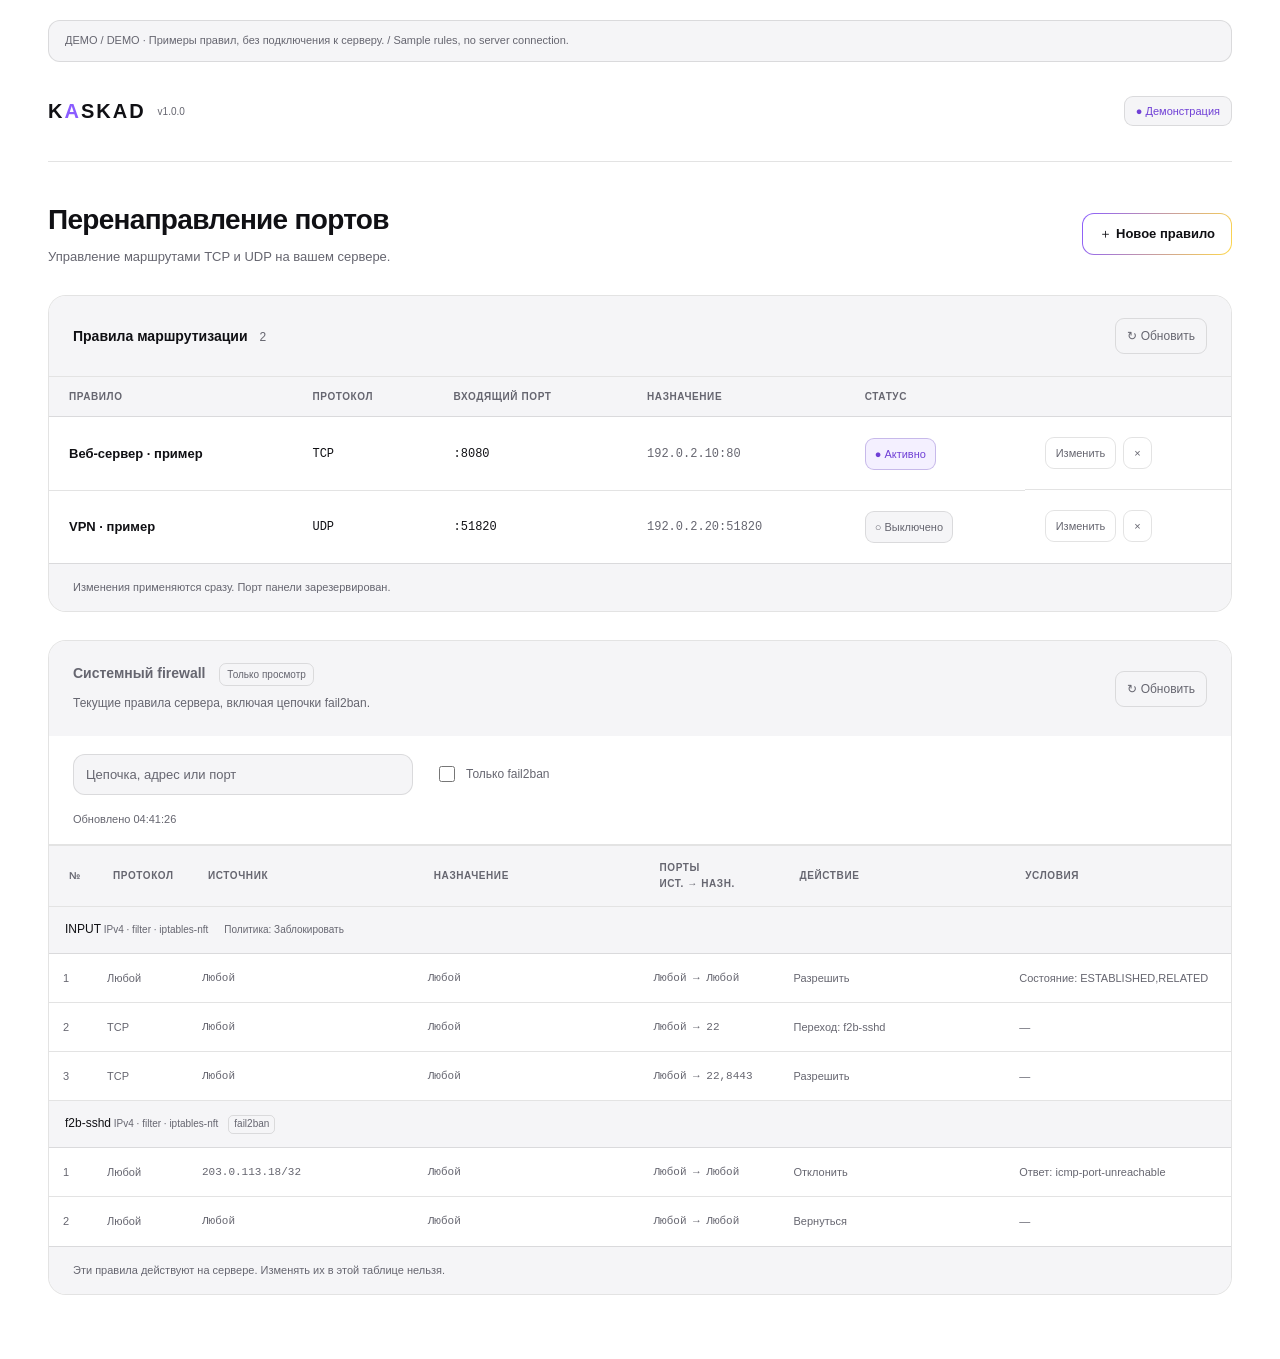
<file: docs/preview.html>
<!doctype html>
<html lang="ru">
<head>
  <meta charset="utf-8">
  <meta name="viewport" content="width=device-width, initial-scale=1, viewport-fit=cover">
  <meta name="color-scheme" content="light dark">
  <title>Каскад · Демо / Demo</title>
  <style>/* BOX4ONE visual language, adapted to the Kaskad control panel. */
:root {
  color-scheme: light dark;
  --background: #ffffff;
  --surface: #f5f5f7;
  --surface-2: #ffffff;
  --text: #101014;
  --muted: #666670;
  --border: rgba(0, 0, 0, .11);
  --purple: #8a5cff;
  --accent-text: #7040d6;
  --yellow: #ffd84a;
  --danger: #c32338;
  --shadow: 0 24px 70px rgba(0, 0, 0, .08);
  font-family: -apple-system, BlinkMacSystemFont, "Segoe UI", sans-serif;
  font-synthesis: none;
  background: var(--background);
  color: var(--text);
}
@media (prefers-color-scheme: dark) {
  :root {
    --background: #09090b;
    --surface: #141417;
    --surface-2: #19191d;
    --text: #f6f6f7;
    --muted: #a0a0aa;
    --border: rgba(255, 255, 255, .10);
    --accent-text: #b79aff;
    --danger: #ff7c8d;
    --shadow: 0 24px 80px rgba(0, 0, 0, .40);
  }
}
* { box-sizing: border-box; }
html { min-width: 320px; scroll-behavior: smooth; }
body { margin: 0; min-height: 100vh; min-height: 100dvh; }
button, input, select { font: inherit; -webkit-tap-highlight-color: transparent; }
button, a { -webkit-tap-highlight-color: transparent; }
button {
  display: inline-flex;
  justify-content: center;
  align-items: center;
  gap: 8px;
  min-height: 42px;
  padding: 10px 16px;
  border: 1px solid transparent;
  border-radius: 12px;
  background: var(--text);
  color: var(--background);
  font-size: 13px;
  font-weight: 600;
  cursor: pointer;
  transition: background .15s ease, border-color .15s ease, box-shadow .15s ease, transform .15s ease;
}
button:hover { background: color-mix(in srgb, var(--text) 85%, var(--background)); }
button:active { transform: scale(.98); }
button:disabled { opacity: .45; cursor: wait; }
button:focus-visible, a:focus-visible, summary:focus-visible {
  outline: 2px solid var(--purple);
  outline-offset: 4px;
}
main { max-width: 1360px; margin: 0 auto; padding: 0 48px 64px; }
header {
  min-height: 100px;
  display: flex;
  align-items: center;
  justify-content: space-between;
  gap: 20px;
  border-bottom: 1px solid var(--border);
}
.brand {
  color: var(--text);
  text-decoration: none;
  font-size: 20px;
  font-weight: 650;
  letter-spacing: .10em;
}
.brand span { color: var(--purple); }
.badge {
  flex-shrink: 0;
  padding: 8px 11px;
  border: 1px solid var(--border);
  border-radius: 9px;
  color: var(--muted);
  background: var(--surface);
  font-size: 11px;
}
.online { color: var(--accent-text); }
.offline { color: var(--danger); }
.title { display: flex; justify-content: space-between; align-items: center; gap: 24px; margin: 40px 0 28px; }
h1 { margin: 0; font-size: 28px; line-height: 1.25; letter-spacing: -.7px; font-weight: 650; }
.page-caption { margin: 10px 0 0; color: var(--muted); font-size: 13px; line-height: 1.6; }
.title > button {
  flex-shrink: 0;
  white-space: nowrap;
  border-color: transparent;
  background: linear-gradient(var(--surface-2), var(--surface-2)) padding-box,
    linear-gradient(110deg, var(--purple), var(--yellow)) border-box;
  color: var(--text);
}
.title > button:hover {
  box-shadow: 0 0 20px color-mix(in srgb, var(--purple) 16%, transparent);
}
.rules-panel { margin-top: 28px; border: 1px solid var(--border); border-radius: 18px; background: var(--surface-2); overflow: hidden; }
.panel-head { padding: 22px 24px; display: flex; align-items: center; justify-content: space-between; gap: 16px; background: var(--surface); }
h2 { margin: 0; font-size: 14px; font-weight: 650; line-height: 1.5; }
#count { margin-left: 8px; color: var(--muted); font-size: 12px; font-weight: 400; font-variant-numeric: tabular-nums; }
.secondary { background: transparent; color: var(--muted); border-color: var(--border); min-height: 36px; padding: 7px 11px; font-size: 12px; font-weight: 500; border-radius: 9px; }
.secondary:hover { color: var(--text); background: var(--surface-2); border-color: color-mix(in srgb, var(--purple) 35%, var(--border)); }
.table-wrap { position: relative; overflow: auto; }
table { border-collapse: collapse; width: 100%; text-align: left; white-space: nowrap; }
th { padding: 14px 20px; color: var(--muted); background: var(--surface); border-block: 1px solid var(--border); font-size: 10px; font-weight: 600; letter-spacing: .06em; }
td { padding: 20px; border-bottom: 1px solid var(--border); font-size: 13px; }
tbody tr:last-child td { border-bottom: 0; }
.rule-name { font-weight: 600; }
.mono { font-family: "SFMono-Regular", Consolas, monospace; font-size: 12px; font-variant-numeric: tabular-nums; }
.destination { color: var(--muted); }
.status { min-height: 32px; padding: 6px 9px; border: 1px solid var(--border); border-radius: 9px; color: var(--muted); background: var(--surface); font-size: 11px; font-weight: 500; white-space: nowrap; }
.status:hover { background: var(--surface-2); }
.status.enabled { color: var(--accent-text); background: color-mix(in srgb, var(--purple) 9%, var(--surface-2)); border-color: color-mix(in srgb, var(--purple) 24%, var(--border)); }
.status.enabled:hover { background: color-mix(in srgb, var(--purple) 15%, var(--surface-2)); }
.actions { display: flex; gap: 7px; }
.small { min-height: 32px; padding: 6px 10px; font-size: 11px; }
.panel-foot { padding: 15px 24px; border-top: 1px solid var(--border); color: var(--muted); background: var(--surface); font-size: 11px; line-height: 1.6; }
#empty { padding: 48px 20px; text-align: center; }
.empty-icon { display: grid; place-items: center; width: 52px; height: 52px; margin: auto; border: 1px solid var(--border); border-radius: 14px; background: var(--surface); color: var(--purple); font-size: 27px; }
h3 { font-size: 16px; font-weight: 600; margin: 20px 0 10px; }
#empty p { margin-bottom: 24px; color: var(--muted); font-size: 13px; line-height: 1.6; }
#message { padding: 14px 17px; border: 1px solid var(--border); border-radius: 14px; font-size: 13px; margin-top: 22px; }
.success { background: color-mix(in srgb, var(--purple) 6%, var(--surface)); color: var(--accent-text); }
.error { background: color-mix(in srgb, var(--danger) 6%, var(--surface)); color: var(--danger); }
.demo-note { padding: 11px 16px; margin: 20px 0 0; border: 1px solid var(--border); border-radius: 12px; background: var(--surface); color: var(--muted); font-size: 11px; line-height: 1.6; }
dialog { width: 480px; max-width: calc(100vw - 32px); max-height: calc(100dvh - 32px); padding: 26px; border: 1px solid var(--border); border-radius: 18px; background: var(--surface-2); color: var(--text); box-shadow: var(--shadow); }
dialog::backdrop { background: rgba(0, 0, 0, .45); backdrop-filter: blur(8px); }
.dialog-title { display: flex; align-items: center; justify-content: space-between; gap: 16px; }
.dialog-title h2 { font-size: 21px; font-weight: 600; }
.icon { min-height: 32px; width: 32px; padding: 0; font-size: 22px; line-height: 1; }
.hint { margin-bottom: 24px; color: var(--muted); font-size: 13px; line-height: 1.7; }
label { display: flex; flex-direction: column; gap: 8px; margin: 16px 0; color: var(--muted); font-size: 12px; }
input, select { width: 100%; min-width: 0; padding: 12px; border: 1px solid var(--border); border-radius: 12px; background: var(--surface); color: var(--text); font-size: 14px; caret-color: var(--purple); }
input::placeholder { color: var(--muted); opacity: 1; }
input:focus, select:focus { outline: 2px solid color-mix(in srgb, var(--purple) 20%, transparent); outline-offset: 1px; border-color: var(--purple); }
.form-row { display: grid; grid-template-columns: minmax(0, 1fr) minmax(0, 1fr); gap: 16px; }
.form-row label { margin: 0 0 16px; }
.check { flex-direction: row; align-items: center; }
.check input { width: 16px; height: 16px; accent-color: var(--purple); }
.dialog-actions { display: flex; justify-content: flex-end; gap: 10px; border-top: 1px solid var(--border); padding-top: 20px; margin-top: 24px; }
#form-error { font-size: 12px; color: var(--danger); }
.sr-only { position: absolute; width: 1px; height: 1px; overflow: hidden; clip: rect(0, 0, 0, 0); }
[hidden] { display: none !important; }
/* Keep the host firewall neutral and distinct from editable forwarding rules. */
.firewall-panel { color: var(--muted); box-shadow: none; }
.firewall-panel h2 { color: var(--muted); }
.firewall-caption { margin: 8px 0 0; color: var(--muted); font-size: 12px; line-height: 1.6; }
.readonly-badge { display: inline-block; margin-left: 10px; padding: 3px 7px; border: 1px solid var(--border); border-radius: 7px; color: var(--muted); font-size: 10px; font-weight: 400; vertical-align: middle; }
.firewall-panel .panel-head > div { min-width: 0; }
.firewall-panel .panel-head > button { flex-shrink: 0; white-space: nowrap; }
.firewall-tools { display: flex; align-items: center; gap: 22px; padding: 18px 24px 8px; }
.firewall-tools input[type="search"] { max-width: 340px; font-size: 13px; }
.firewall-filter { flex-direction: row; align-items: center; gap: 8px; margin: 0; white-space: nowrap; }
.firewall-filter input { width: 16px; height: 16px; accent-color: var(--purple); }
.firewall-state { margin: 8px 24px 16px; font-size: 11px; line-height: 1.6; }
.firewall-warnings { margin: 0 24px 16px; padding: 11px 14px; border: 1px solid var(--border); border-radius: 12px; font-size: 12px; line-height: 1.6; }
.firewall-view { max-height: 620px; border-top: 1px solid var(--border); }
.firewall-view table { min-width: 1050px; table-layout: fixed; white-space: normal; }
.firewall-view th { position: sticky; top: 0; z-index: 1; line-height: 1.6; }
.firewall-view th:first-child { width: 44px; }
.firewall-view th:nth-child(2) { width: 95px; }
.firewall-view th:nth-child(5) { width: 140px; }
.firewall-view td { padding: 15px 14px; vertical-align: top; line-height: 1.65; overflow-wrap: anywhere; font-size: 11px; }
.firewall-view .firewall-chain td { background: var(--surface); border-block: 1px solid var(--border); padding: 13px 16px; }
.firewall-chain strong { color: var(--text); font-size: 12px; font-weight: 500; }
.firewall-chain span { font-size: 10px; }
.firewall-tag { display: inline-block; border: 1px solid var(--border); border-radius: 5px; padding: 0 5px; margin-left: 10px; }
.firewall-policy { margin-left: 16px; }
.firewall-no-rules { font-style: italic; }
.firewall-view ul { list-style: none; margin: 0; padding: 0; }
.firewall-view li + li { margin-top: 4px; }
.firewall-address, .firewall-ports { font-family: "SFMono-Regular", Consolas, monospace; }
.firewall-address details { margin-top: 6px; font-family: -apple-system, BlinkMacSystemFont, "Segoe UI", sans-serif; }
.firewall-address summary { cursor: pointer; font-size: 10px; }
.firewall-members { display: flex; flex-direction: column; gap: 4px; max-height: 180px; overflow: auto; margin-top: 7px; font-family: "SFMono-Regular", Consolas, monospace; }
@media (max-width: 900px) {
  main { padding-inline: 28px; }
  h1 { font-size: 26px; }
  td, th { padding-inline: 16px; }
}
@media (max-width: 600px) {
  main { padding: 0 max(16px, env(safe-area-inset-right)) max(32px, env(safe-area-inset-bottom)) max(16px, env(safe-area-inset-left)); }
  header { min-height: 80px; gap: 10px; }
  .brand { font-size: 16px; }
  .badge { font-size: 10px; padding: 7px 8px; }
  .title { margin: 28px 0 24px; flex-direction: column; align-items: flex-start; gap: 20px; }
  h1 { font-size: 25px; }
  .title > button { width: 100%; min-height: 44px; }
  .rules-panel { border-radius: 16px; margin-top: 24px; }
  .panel-head { padding: 18px 14px; gap: 10px; }
  .panel-head h2 { font-size: 13px; }
  .panel-foot { padding-inline: 14px; font-size: 10px; }
  .demo-note { margin-top: 16px; font-size: 10px; }
  .firewall-panel .panel-head { align-items: flex-start; }
  .readonly-badge { display: table; margin: 8px 0 0; }
  .firewall-tools { padding-inline: 14px; flex-wrap: wrap; gap: 14px; }
  .firewall-tools input[type="search"] { max-width: none; min-height: 44px; }
  .firewall-state, .firewall-warnings { margin-inline: 14px; }
  .firewall-caption { font-size: 11px; }
  .status, .small { min-height: 40px; }
  dialog { padding: 20px; }
  input, select { font-size: 16px; }
}
@media (prefers-reduced-motion: reduce) {
  html { scroll-behavior: auto; }
  *, *::before, *::after { transition: none !important; }
}

.brand-group { display: flex; align-items: center; gap: 12px; min-width: 0; }
.version { color: var(--muted); font-size: 10px; font-variant-numeric: tabular-nums; white-space: nowrap; }
@media (max-width: 600px) { .brand-group { gap: 8px; } .version { font-size: 9px; } }
</style>
</head>
<body>
  <main><p class="demo-note">ДЕМО / DEMO · Примеры правил, без подключения к серверу. / Sample rules, no server connection.</p>
    <header id="top">
      <div class="brand-group"><a class="brand" href="#top" aria-label="Каскад — главная">K<span>A</span>SKAD</a><span class="version" aria-label="Версия 1.0.0">v1.0.0</span></div>
      <span id="connection" class="badge">Подключение…</span>
    </header>

    <section class="title">
      <div><h1>Перенаправление портов</h1><p class="page-caption">Управление маршрутами TCP и UDP на вашем сервере.</p></div>
      <button id="new-rule">＋ Новое правило</button>
    </section>

    <div id="message" role="status" hidden></div>

    <section class="rules-panel">
      <div class="panel-head">
        <h2>Правила маршрутизации <span id="count">0</span></h2>
        <button id="refresh" class="secondary">↻ Обновить</button>
      </div>
      <div class="table-wrap">
        <table>
          <thead><tr><th>ПРАВИЛО</th><th>ПРОТОКОЛ</th><th>ВХОДЯЩИЙ ПОРТ</th><th>НАЗНАЧЕНИЕ</th><th>СТАТУС</th><th><span class="sr-only">Действия</span></th></tr></thead>
          <tbody id="rules"></tbody>
        </table>
      </div>
      <div id="empty" hidden>
        <div class="empty-icon">⇄</div>
        <h3>Маршруты начинаются здесь</h3>
        <p>Добавьте правило, чтобы направить трафик на нужный сервер.</p>
        <button id="empty-new">Создать первое правило</button>
      </div>
      <div class="panel-foot">Изменения применяются сразу. Порт панели зарезервирован.</div>
    </section>

    <section class="rules-panel firewall-panel" aria-labelledby="firewall-title">
      <div class="panel-head">
        <div><h2 id="firewall-title">Системный firewall <span class="readonly-badge">Только просмотр</span></h2><p class="firewall-caption">Текущие правила сервера, включая цепочки fail2ban.</p></div>
        <button id="firewall-refresh" class="secondary">↻ Обновить</button>
      </div>
      <div class="firewall-tools">
        <input id="firewall-search" type="search" aria-label="Поиск в системном firewall" placeholder="Цепочка, адрес или порт">
        <label class="firewall-filter"><input id="firewall-fail2ban" type="checkbox"> Только fail2ban</label>
      </div>
      <p id="firewall-state" class="firewall-state" role="status">Загрузка правил…</p>
      <div id="firewall-warnings" class="firewall-warnings" role="status" hidden></div>
      <div class="table-wrap firewall-view">
        <table aria-label="Текущие правила системного firewall">
          <thead><tr><th>№</th><th>ПРОТОКОЛ</th><th>ИСТОЧНИК</th><th>НАЗНАЧЕНИЕ</th><th>ПОРТЫ<br>ИСТ. → НАЗН.</th><th>ДЕЙСТВИЕ</th><th>УСЛОВИЯ</th></tr></thead>
          <tbody id="firewall-rules"></tbody>
        </table>
      </div>
      <div class="panel-foot">Эти правила действуют на сервере. Изменять их в этой таблице нельзя.</div>
    </section>
  </main>

  <dialog id="editor">
    <form id="rule-form">
      <div class="dialog-title"><h2 id="editor-title">Новое правило</h2><button type="button" class="icon secondary" id="close-editor" aria-label="Закрыть">×</button></div>
      <p class="hint">Настройте маршрут от входящего порта к серверу назначения.</p>
      <input type="hidden" name="id">
      <label>Название<input name="name" maxlength="100" placeholder="Например, VPN-сервер"></label>
      <div class="form-row">
        <label>Протокол<select name="protocol"><option value="tcp">TCP</option><option value="udp">UDP</option></select></label>
        <label>Входящий порт<input name="input_port" type="number" min="1" max="65535" required placeholder="8080"></label>
      </div>
      <div class="form-row">
        <label>IPv4 назначения<input name="target_ip" required placeholder="192.0.2.10"></label>
        <label>Порт назначения<input name="target_port" type="number" min="1" max="65535" required placeholder="80"></label>
      </div>
      <label class="check"><input name="enabled" type="checkbox" checked> Включить правило</label>
      <p id="form-error" role="alert"></p>
      <div class="dialog-actions"><button type="button" class="secondary" id="cancel-editor">Отмена</button><button type="submit" id="submit-rule">Сохранить правило</button></div>
    </form>
  </dialog>
<script>const $ = (id) => document.getElementById(id);
let rules = [];
let busy = false;
let firewallData = null;
let firewallBusy = false;
let firewallPending = false;
const form = $('rule-form');

const demoFirewall = {"chains": [{"backend": "iptables-nft", "family": "IPv4", "table": "filter", "name": "INPUT", "policy": "DROP", "fail2ban": false, "rules": [{"protocol": "Любой", "source": "Любой", "destination": "Любой", "source_port": "Любой", "destination_port": "Любой", "action": "ACCEPT", "conditions": ["Состояние: ESTABLISHED,RELATED"], "source_members": [], "destination_members": []}, {"protocol": "tcp", "source": "Любой", "destination": "Любой", "source_port": "Любой", "destination_port": "22", "action": "f2b-sshd", "conditions": [], "source_members": [], "destination_members": []}, {"protocol": "tcp", "source": "Любой", "destination": "Любой", "source_port": "Любой", "destination_port": "22,8443", "action": "ACCEPT", "conditions": [], "source_members": [], "destination_members": []}]}, {"backend": "iptables-nft", "family": "IPv4", "table": "filter", "name": "f2b-sshd", "policy": null, "fail2ban": true, "rules": [{"protocol": "Любой", "source": "203.0.113.18/32", "destination": "Любой", "source_port": "Любой", "destination_port": "Любой", "action": "REJECT", "conditions": ["Ответ: icmp-port-unreachable"], "source_members": [], "destination_members": []}, {"protocol": "Любой", "source": "Любой", "destination": "Любой", "source_port": "Любой", "destination_port": "Любой", "action": "RETURN", "conditions": [], "source_members": [], "destination_members": []}]}], "warnings": [], "sources": ["IPv4 / nft"]};

function demoUuid() {
  return 'xxxxxxxx-xxxx-4xxx-yxxx-xxxxxxxxxxxx'.replace(/[xy]/g, c => {
    const r = Math.floor(Math.random() * 16);
    return (c === 'x' ? r : (r & 3) | 8).toString(16);
  });
}
let demoRules = [
  {id:'b29bc2cf-47c6-43bc-8e49-5d560378fe66',name:'Веб-сервер · пример',protocol:'tcp',input_port:8080,target_ip:'192.0.2.10',target_port:80,enabled:true},
  {id:'b29bc2cf-47c6-43bc-8e49-5d560378fe67',name:'VPN · пример',protocol:'udp',input_port:51820,target_ip:'192.0.2.20',target_port:51820,enabled:false}
];
async function request(path = '/api/rules', method = 'GET', body) {
  if (path === '/api/firewall') return {...demoFirewall, updated_at: new Date().toISOString()};
  if (method === 'PUT') {
    if (demoRules.some(r => r.id !== body.id && r.enabled && body.enabled && r.protocol === body.protocol && r.input_port === body.input_port))
      throw new Error('Этот протокол и входящий порт уже используются.');
    demoRules = demoRules.filter(r => r.id !== body.id).concat(body);
  }
  if (method === 'DELETE') demoRules = demoRules.filter(r => r.id !== path.split('/').pop());
  return {rules: demoRules.map(r => ({...r}))};
}

function notice(text, error = false) {
  $('message').textContent = text;
  $('message').className = error ? 'error' : 'success';
  $('message').hidden = !text;
}

function render(data) {
  rules = data.rules;
  $('count').textContent = rules.length;
  $('connection').textContent = '● Демонстрация';
  $('connection').className = 'badge online';
  $('empty').hidden = rules.length > 0;
  $('rules').replaceChildren();
  for (const rule of rules) {
    const tr = document.createElement('tr');
    const cell = (text, cls = '') => { const td = document.createElement('td'); td.textContent = text; td.className = cls; tr.append(td); return td; };
    cell(rule.name || 'Без названия', 'rule-name');
    cell(rule.protocol.toUpperCase(), 'mono');
    cell(`:${rule.input_port}`, 'mono');
    cell(`${rule.target_ip}:${rule.target_port}`, 'mono destination');
    const state = cell('');
    const toggle = document.createElement('button');
    toggle.className = `status ${rule.enabled ? 'enabled' : ''}`;
    toggle.textContent = rule.enabled ? '● Активно' : '○ Выключено';
    toggle.setAttribute('aria-label', `${rule.enabled ? 'Выключить' : 'Включить'} ${rule.name || rule.input_port}`);
    toggle.onclick = () => mutate(() => request(`/api/rules/${rule.id}`, 'PUT', {...rule, enabled: !rule.enabled}));
    state.append(toggle);
    const actions = cell(''); actions.className = 'actions';
    for (const [text, label, handler] of [
      ['Изменить', 'Изменить правило', () => edit(rule)],
      ['×', 'Удалить правило', () => { if (confirm(`Удалить правило «${rule.name || rule.input_port}»?`)) mutate(() => request(`/api/rules/${rule.id}`, 'DELETE')); }],
    ]) {
      const button = document.createElement('button'); button.className = 'secondary small';
      button.textContent = text; button.setAttribute('aria-label', label); button.onclick = handler; actions.append(button);
    }
    $('rules').append(tr);
  }
}

async function refresh() {
  if (busy) return;
  busy = true; $('refresh').disabled = true;
  try { render(await request()); notice(''); }
  catch (error) { notice(error.message, true); $('connection').textContent = '● Нет связи с worker'; $('connection').className = 'badge offline'; }
  finally { busy = false; $('refresh').disabled = false; $('firewall-refresh').disabled = firewallBusy; }
}

const actionNames = {ACCEPT: 'Разрешить', DROP: 'Заблокировать', REJECT: 'Отклонить', RETURN: 'Вернуться',
  DNAT: 'Перенаправить', SNAT: 'Изменить источник', MASQUERADE: 'Маскарадинг',
  CONNMARK: 'Метка соединения', MARK: 'Метка пакета', LOG: 'Записать в журнал', QUEUE: 'В очередь', NFQUEUE: 'В очередь'};

function renderFirewall() {
  if (!firewallData) return;
  const query = $('firewall-search').value.trim().toLowerCase();
  const fail2banOnly = $('firewall-fail2ban').checked;
  const chains = firewallData.chains.filter(chain => (!fail2banOnly || chain.fail2ban) &&
    (!query || JSON.stringify(chain).toLowerCase().includes(query)));
  const chainNames = new Set(firewallData.chains.map(c => JSON.stringify([c.backend, c.family, c.table, c.name])));
  $('firewall-rules').replaceChildren();
  for (const chain of chains) {
    const header = document.createElement('tr'); header.className = 'firewall-chain';
    const heading = document.createElement('td'); heading.colSpan = 7;
    const name = document.createElement('strong'); name.textContent = chain.name; heading.append(name);
    const meta = document.createElement('span');
    meta.textContent = ` ${chain.family} · ${chain.table} · ${chain.backend}`;
    heading.append(meta);
    if (chain.fail2ban) {
      const tag = document.createElement('span'); tag.className = 'firewall-tag'; tag.textContent = 'fail2ban'; heading.append(tag);
    }
    if (chain.policy) {
      const policy = document.createElement('span'); policy.className = 'firewall-policy';
      policy.textContent = `Политика: ${actionNames[chain.policy] || chain.policy}`; heading.append(policy);
    }
    if (chain.hook) { const hook = document.createElement('span'); hook.textContent = ` · ${chain.hook}`; heading.append(hook); }
    header.append(heading); $('firewall-rules').append(header);
    if (!chain.rules.length) {
      const row = document.createElement('tr'); const empty = document.createElement('td'); empty.colSpan = 7;
      empty.className = 'firewall-no-rules'; empty.textContent = 'В этой цепочке нет отдельных правил'; row.append(empty); $('firewall-rules').append(row);
    }
    chain.rules.forEach((rule, index) => {
      const row = document.createElement('tr');
      const cell = (text, cls = '') => { const td = document.createElement('td'); td.textContent = text; td.className = cls; row.append(td); return td; };
      cell(index + 1);
      cell(rule.protocol === 'Любой' ? rule.protocol : rule.protocol.toUpperCase());
      for (const field of ['source', 'destination']) {
        const td = cell(rule[field], 'firewall-address');
        if (rule[field + '_members']?.length) {
          const details = document.createElement('details'); const summary = document.createElement('summary');
          summary.textContent = `Адреса в наборе: ${rule[field + '_members'].length}`;
          const members = document.createElement('div'); members.className = 'firewall-members';
          for (const address of rule[field + '_members']) { const item = document.createElement('span'); item.textContent = address; members.append(item); }
          details.append(summary, members); td.append(details);
        }
      }
      cell(`${rule.source_port} → ${rule.destination_port}`, 'firewall-ports');
      const jump = chainNames.has(JSON.stringify([chain.backend, chain.family, chain.table, rule.action]));
      cell(actionNames[rule.action] || (jump ? `Переход: ${rule.action}` : rule.action));
      const conditions = cell('');
      if (rule.conditions.length) {
        const list = document.createElement('ul');
        for (const condition of rule.conditions) { const item = document.createElement('li'); item.textContent = condition; list.append(item); }
        conditions.append(list);
      } else { conditions.textContent = '—'; }
      $('firewall-rules').append(row);
    });
  }
  const time = new Date(firewallData.updated_at).toLocaleTimeString('ru-RU');
  $('firewall-state').textContent = !firewallData.sources.length ? 'Не удалось прочитать системный firewall.' :
    !chains.length ? (firewallData.chains.length ? 'По вашему фильтру цепочки не найдены.' : 'Системных цепочек не найдено.') : `Обновлено ${time}`;
  $('firewall-warnings').hidden = !firewallData.warnings.length;
  $('firewall-warnings').textContent = firewallData.warnings.length ? 'Обзор неполный: ' + firewallData.warnings.join('; ') + '.' : '';
}

async function refreshFirewall() {
  if (firewallBusy) { firewallPending = true; return; }
  firewallBusy = true; $('firewall-refresh').disabled = true;
  $('firewall-state').textContent = firewallData ? 'Обновление… Предыдущий снимок показан ниже.' : 'Загрузка правил…';
  try { firewallData = await request('/api/firewall'); renderFirewall(); }
  catch (error) { $('firewall-state').textContent = (firewallData ? 'Не удалось обновить. Ниже — предыдущий снимок. ' : 'Правила firewall недоступны. ') + error.message; }
  finally {
    firewallBusy = false; $('firewall-refresh').disabled = busy;
    if (firewallPending) { firewallPending = false; refreshFirewall(); }
  }
}

async function mutate(operation) {
  if (busy) return;
  busy = true;
  document.querySelectorAll('button').forEach(b => b.disabled = true);
  try { render(await operation()); notice('Изменения применены.'); refreshFirewall(); return true; }
  catch (error) { notice(error.message, true); $('form-error').textContent = error.message; return false; }
  finally { busy = false; document.querySelectorAll('button').forEach(b => b.disabled = false); $('firewall-refresh').disabled = firewallBusy; }
}

function edit(rule) {
  if (busy) return;
  form.reset(); $('form-error').textContent = '';
  const values = rule || {id: demoUuid(), name: '', protocol: 'tcp', input_port: '', target_ip: '', target_port: '', enabled: true};
  for (const [key, value] of Object.entries(values)) {
    const input = form.elements.namedItem(key);
    if (input.type === 'checkbox') input.checked = value; else input.value = value;
  }
  $('editor-title').textContent = rule ? 'Изменить правило' : 'Новое правило';
  $('editor').showModal();
}

form.addEventListener('submit', async (event) => {
  event.preventDefault();
  const data = Object.fromEntries(new FormData(form));
  data.input_port = Number(data.input_port); data.target_port = Number(data.target_port);
  data.enabled = form.elements.namedItem('enabled').checked;
  if (await mutate(() => request(`/api/rules/${data.id}`, 'PUT', data))) $('editor').close();
});
$('new-rule').onclick = $('empty-new').onclick = () => edit();
$('close-editor').onclick = $('cancel-editor').onclick = () => $('editor').close();
$('refresh').onclick = refresh;
$('firewall-refresh').onclick = refreshFirewall;
$('firewall-search').oninput = $('firewall-fail2ban').onchange = renderFirewall;
refresh();
refreshFirewall();
</script></body>
</html>
</file>
